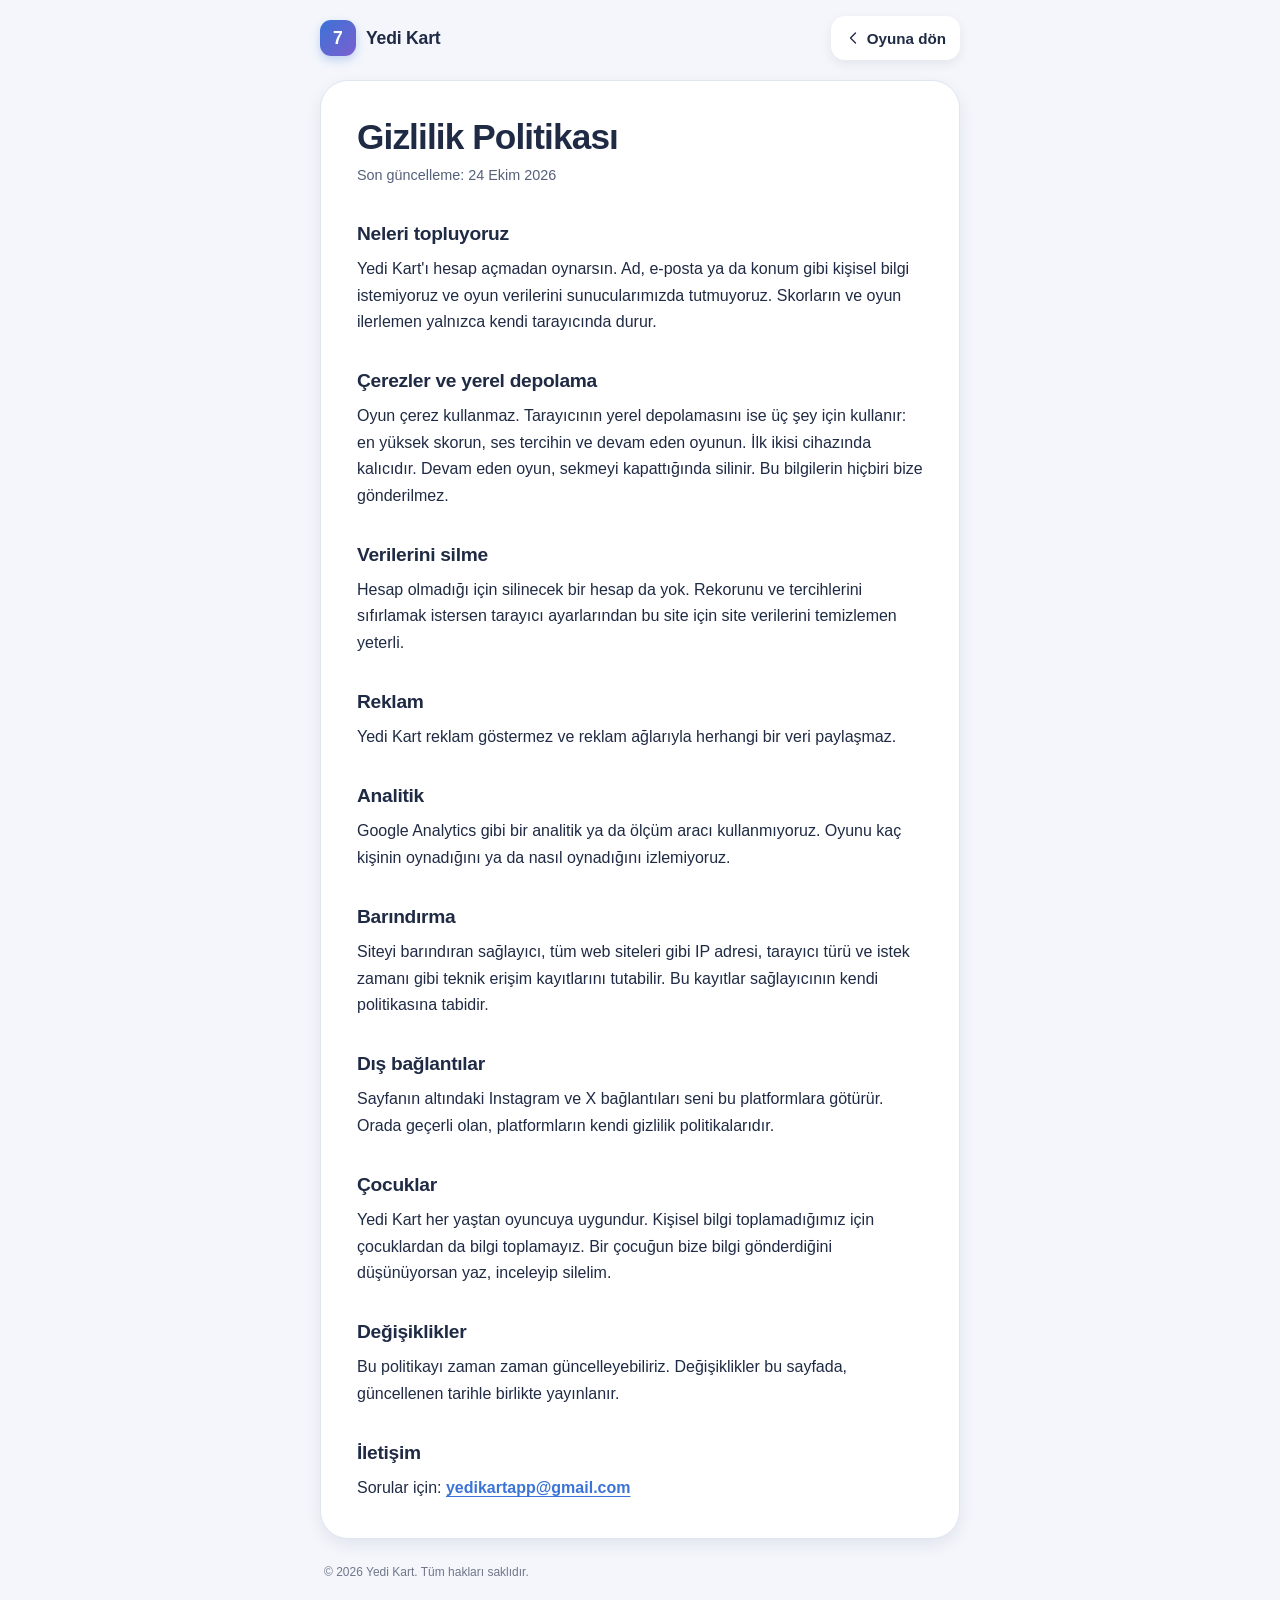
<file: gizlilik.html>
<!DOCTYPE html>
<html lang="tr">
<head>
  <meta charset="UTF-8">
  <meta name="viewport" content="width=device-width, initial-scale=1, viewport-fit=cover">
  <meta name="theme-color" content="#fbf8f2">
  <meta name="description" content="Yedi Kart gizlilik politikası: hesap yok, reklam yok, analitik yok.">
  <title>Gizlilik Politikası · Yedi Kart</title>

  <link rel="icon" href="assets/favicon.svg" type="image/svg+xml">

  <link rel="stylesheet" href="css/base.css">
  <link rel="stylesheet" href="css/components.css">
  <link rel="stylesheet" href="css/content.css">
  <link rel="stylesheet" href="css/motion.css">

</head>
<body>
  <div class="page">

    <header class="page-top">
      <a class="brand-link" href="index.html" aria-label="Yedi Kart ana sayfa">
        <span class="brand-mark" aria-hidden="true">7</span>
        <span class="brand-name">Yedi Kart</span>
      </a>
      <a class="back-link" href="index.html">
        <svg xmlns="http://www.w3.org/2000/svg" fill="none" viewBox="0 0 24 24" stroke-width="2" stroke="currentColor" aria-hidden="true" focusable="false"><path stroke-linecap="round" stroke-linejoin="round" d="M15.75 19.5 8.25 12l7.5-7.5"/></svg>
        Oyuna dön
      </a>
    </header>

    <main class="doc">
      <h1>Gizlilik Politikası</h1>
      <p class="meta">Son güncelleme: 24 Ekim 2026</p>

      <h2>Neleri topluyoruz</h2>
      <p>Yedi Kart'ı hesap açmadan oynarsın. Ad, e-posta ya da konum gibi kişisel bilgi istemiyoruz ve oyun verilerini sunucularımızda tutmuyoruz. Skorların ve oyun ilerlemen yalnızca kendi tarayıcında durur.</p>

      <h2>Çerezler ve yerel depolama</h2>
      <p>Oyun çerez kullanmaz. Tarayıcının yerel depolamasını ise üç şey için kullanır: en yüksek skorun, ses tercihin ve devam eden oyunun. İlk ikisi cihazında kalıcıdır. Devam eden oyun, sekmeyi kapattığında silinir. Bu bilgilerin hiçbiri bize gönderilmez.</p>

      <h2>Verilerini silme</h2>
      <p>Hesap olmadığı için silinecek bir hesap da yok. Rekorunu ve tercihlerini sıfırlamak istersen tarayıcı ayarlarından bu site için site verilerini temizlemen yeterli.</p>

      <h2>Reklam</h2>
      <p>Yedi Kart reklam göstermez ve reklam ağlarıyla herhangi bir veri paylaşmaz.</p>

      <h2>Analitik</h2>
      <p>Google Analytics gibi bir analitik ya da ölçüm aracı kullanmıyoruz. Oyunu kaç kişinin oynadığını ya da nasıl oynadığını izlemiyoruz.</p>

      <h2>Barındırma</h2>
      <p>Siteyi barındıran sağlayıcı, tüm web siteleri gibi IP adresi, tarayıcı türü ve istek zamanı gibi teknik erişim kayıtlarını tutabilir. Bu kayıtlar sağlayıcının kendi politikasına tabidir.</p>

      <h2>Dış bağlantılar</h2>
      <p>Sayfanın altındaki Instagram ve X bağlantıları seni bu platformlara götürür. Orada geçerli olan, platformların kendi gizlilik politikalarıdır.</p>

      <h2>Çocuklar</h2>
      <p>Yedi Kart her yaştan oyuncuya uygundur. Kişisel bilgi toplamadığımız için çocuklardan da bilgi toplamayız. Bir çocuğun bize bilgi gönderdiğini düşünüyorsan yaz, inceleyip silelim.</p>

      <h2>Değişiklikler</h2>
      <p>Bu politikayı zaman zaman güncelleyebiliriz. Değişiklikler bu sayfada, güncellenen tarihle birlikte yayınlanır.</p>

      <h2>İletişim</h2>
      <p>Sorular için: <a href="mailto:yedikartapp@gmail.com">yedikartapp@gmail.com</a></p>
    </main>

    <footer class="page-foot">
      © 2026 Yedi Kart. Tüm hakları saklıdır.
    </footer>

  </div>
</body>
</html>
</file>
<file: css/base.css>
/* base.css — tasarım değişkenleri, reset, body, .app, tipografi, ekran iskeleti
   Renk ve font kararları yalnızca burada verilir; diğer dosyalar bu değişkenleri kullanır. */

:root {
  /* ---------- Yazı tipi ---------- */
  --font-sans: "Inter", "Inter Fallback", "Helvetica Neue", Helvetica, Arial, system-ui, sans-serif;

  /* ---------- Zemin ve metin ---------- */
  --bg: #f4f6fb;            /* ana zemin */
  --surface: #ffffff;
  --ink: #1f2a44;
  --muted: #55607a;         /* küçük gri yazılar; #F4F6FB zeminde ~5,8:1, beyazda ~6,3:1 (WCAG AA) */
  --line: #dfe5f1;          /* ince çerçeveler (zeminle aynı soğuk mavi ailesi) */
  --line-strong: #cdd6ea;

  /* ---------- Vurgu renkleri: ana / açık uç (gradyan sonu) ---------- */
  --blue: #b2d1f7;
  --blue-strong: #3b73d6;
  --blue-lite: #86b0ef;
  --mint: #c2ead9;
  --mint-strong: #258f69;
  --mint-lite: #7fd1b0;
  --lilac: #dcd4f8;
  --lilac-strong: #7b5fd0;
  --lilac-lite: #b3a1ec;
  --neg: #d9534f;
  --neg-lite: #ef8a86;

  /* ---------- Açık tonlar (panel, rozet, kart zemini) ---------- */
  --tint-blue: #e4ecfb;
  --tint-mint: #e1f4ec;
  --tint-lilac: #ece8fc;
  --tint-neg: #fdf0ef;

  /* ---------- Açık tonların üstündeki koyu yazı renkleri ---------- */
  --blue-ink: #274f9e;
  --mint-ink: #14583f;
  --lilac-ink: #3d2c85;
  --neg-ink: #b4332f;

  --shadow: 0 6px 16px rgba(35, 52, 99, 0.09);
  --radius: 18px;
  --flip: 380ms;            /* kart çevirme süresi */
  --phi: 1.618;

  /* ---------- Hareket ölçüleri (intro.css, howto.css ve hover efektleri birlikte kullanır) ---------- */
  --ease-out: cubic-bezier(0.22, 1, 0.36, 1);     /* easeOutQuint: hızlı başlar, yumuşak oturur */
  --enter-ease: var(--ease-out);
  --enter-dur: 640ms;
  --enter-y: 14px;
  --enter-base: 60ms;
  --enter-step: 60ms;
  --enter-wave: 1.4;
  --enter-dur-slow: 820ms;
}

* { box-sizing: border-box; -webkit-tap-highlight-color: transparent; }
button { touch-action: manipulation; font: inherit; color: inherit; }

html, body {
  margin: 0;
  background: var(--bg);
  color: var(--ink);
  font-family: var(--font-sans);
  font-optical-sizing: auto;
  font-synthesis: none;
  -webkit-font-smoothing: antialiased;
  -webkit-text-size-adjust: 100%;
}

body {
  min-height: 100vh;
  min-height: 100dvh;
  padding: max(16px, env(safe-area-inset-top)) max(16px, env(safe-area-inset-right))
           max(20px, env(safe-area-inset-bottom)) max(16px, env(safe-area-inset-left));
  transition: background 0.45s ease;
}
body.dark {
  background: radial-gradient(ellipse at 50% 18%, #4a1018 0%, #1a0b12 55%, #0d060a 100%);
  color: #fff;
}

.app { width: 100%; max-width: 420px; margin: 0 auto; }

/* JavaScript kapalıyken görünen mesaj (index.html'deki <noscript>) */
.noscript {
  max-width: 420px; margin: 18vh auto 0; padding: 26px 22px; text-align: center;
  background: var(--surface); border-radius: 22px; box-shadow: var(--shadow);
}
.noscript h1 { margin: 0 0 10px; font-size: 1.8rem; letter-spacing: -0.5px; }
.noscript p { margin: 0; font-size: 1.05rem; line-height: 1.5; }

/* Ekran iskeleti */
.screen { display: none; flex-direction: column; gap: 16px; }
.screen.active { display: flex; }

/* Tipografi */
.title { margin: 0; font-size: 2rem; text-align: center; letter-spacing: -0.5px; }
.title.small { font-size: 1.3rem; text-align: left; }
.muted { margin: 0; text-align: center; color: var(--muted); }
.label { font-size: 0.75rem; font-weight: 700; letter-spacing: 1px; color: var(--muted); text-transform: uppercase; }

/* Ortak giriş keyframe'i: intro.css ve howto.css kullanır */
@keyframes enter {
  from { opacity: 0; translate: 0 var(--enter-y); }
}
</file>
<file: css/components.css>
/* components.css — ekranlar arasında paylaşılan parçalar:
   .btn, .row, .brand-mark, .icon-btn, .pill, .score-card, .best, .confirm (dialog) */

/* ---------- Butonlar ---------- */
.btn {
  min-height: 52px; padding: 0 20px; border: 0; border-radius: 16px;
  font: inherit; font-size: 1.05rem; font-weight: 700; cursor: pointer;
  transition: transform 0.08s, filter 0.15s, background 0.2s, opacity 0.2s;
}
.btn:active:not(:disabled) { transform: scale(0.97); }
.btn:disabled { cursor: default; opacity: 0.5; }
.btn:focus-visible { outline: 3px solid var(--blue-strong); outline-offset: 3px; }
.btn.primary { background: var(--blue-strong); color: #fff; }
.btn.primary.big {
  min-height: 62px; font-size: 1.25rem; border-radius: 20px;
  background: linear-gradient(135deg, var(--blue-strong), var(--lilac-strong));
  box-shadow: 0 10px 22px rgba(59, 115, 214, 0.34);
}
.btn.secondary { background: var(--mint); color: var(--mint-ink); }
.btn.ghost { background: transparent; color: var(--ink); border: 2px solid var(--line); }
.btn.light {
  padding: 0 16px; font-size: 1rem; border-radius: 18px;
  background: var(--surface); color: var(--ink);
  box-shadow: 0 4px 12px rgba(31, 42, 68, 0.08);
}
@media (hover: hover) { .btn.light:hover { filter: brightness(0.97); } }
.btn.danger-btn { background: #ff5a52; color: #fff; box-shadow: 0 10px 22px rgba(255, 70, 60, 0.35); }
.btn.ghost-dark { background: transparent; color: #fff; border: 2px solid rgba(255, 255, 255, 0.3); }

.row { display: grid; grid-template-columns: 1fr 1fr; gap: 10px; }
.row .btn { width: 100%; }

/* ---------- Marka (ana menü ve içerik sayfaları ortak kullanır) ---------- */
.brand-mark {
  width: 36px; height: 36px; display: grid; place-items: center; border-radius: 11px;
  background: linear-gradient(135deg, var(--blue-strong), var(--lilac-strong));
  color: #fff; font-size: 1.1rem; font-weight: 800;
  box-shadow: 0 4px 10px rgba(59, 115, 214, 0.28);
}
.brand-name { font-size: 1.1rem; font-weight: 800; letter-spacing: -0.2px; }

/* ---------- İkon düğmesi ----------
   Menü, paylaşım, ayarlar gibi küçük düğmeler için. */
.icon-btn {
  --dim: rgb(31 42 68 / 0.55);
  position: relative; z-index: 1;
  width: 32px; height: 32px; margin: 0 -6px; padding: 0;
  display: grid; place-items: center;
  background: none; border: 0; cursor: pointer;
  color: var(--dim); transition: color 0.2s;
}
@media (hover: hover) { .icon-btn:hover { color: var(--ink); } }
.icon-btn:active { color: var(--ink); }
.icon-btn:focus-visible { outline: 3px solid var(--blue-strong); outline-offset: 2px; border-radius: 8px; }
.icon-btn svg { width: 20px; height: 20px; display: block; }

/* ---------- Tur rozeti ---------- */
.pill {
  padding: 8px 14px; border-radius: 999px; background: var(--lilac);
  color: var(--lilac-ink); font-weight: 800; font-size: 0.95rem;
  font-variant-numeric: tabular-nums;
}
.pill.bump { animation: bump 0.3s ease; }

/* ---------- Skor kartı ---------- */
.score-card {
  display: flex; flex-direction: column; align-items: center; justify-content: center; gap: 4px;
  padding: 12px 10px; background: var(--surface); border-radius: var(--radius);
  box-shadow: var(--shadow);
}
.score-card.big { padding: 22px 14px; }
.score { font-size: 2.9rem; font-weight: 800; line-height: 1; font-variant-numeric: tabular-nums; }
.score.neg { color: var(--neg); }
.score.bump { animation: bump 0.3s ease; }
.score-card.big .score { font-size: 4.2rem; }

.score-breakdown {
  margin-top: 4px; font-size: 0.92rem; font-weight: 700; color: var(--muted);
  font-variant-numeric: tabular-nums;
}
.score-breakdown:empty { display: none; }

@keyframes bump { 0% { transform: scale(1); } 40% { transform: scale(1.15); } 100% { transform: scale(1); } }

/* ---------- Rekor rozeti (menü, sonuç, game over) ---------- */
.best {
  margin: 0; align-self: center; padding: 8px 16px; border-radius: 999px;
  background: var(--mint); color: var(--mint-ink); font-weight: 800; font-size: 0.95rem;
}
.best:empty { display: none; }
.best.dark { background: rgba(255, 255, 255, 0.12); color: #ffd7d4; }

/* ---------- Onay kutusu (<dialog class="confirm">) ---------- */
.confirm {
  width: calc(100% - 40px); max-width: 340px; padding: 22px 20px;
  border: 0; border-radius: 22px;
  background: var(--surface); color: var(--ink);
  box-shadow: 0 16px 36px rgba(31, 42, 68, 0.22);
}
.confirm[open] { animation: modal-pop 0.24s cubic-bezier(0.2, 1.3, 0.4, 1); }
.confirm::backdrop {
  background: rgba(31, 42, 68, 0.45);
  backdrop-filter: blur(4px); -webkit-backdrop-filter: blur(4px);
}
.confirm[open]::backdrop { animation: fade-in 0.2s ease; }
.confirm form { margin: 0; display: flex; flex-direction: column; gap: 16px; }
.confirm p {
  margin: 0; text-align: center; font-size: 1.1rem; font-weight: 700; line-height: 1.4;
}

@keyframes fade-in { from { opacity: 0; } to { opacity: 1; } }
@keyframes modal-pop { from { transform: scale(0.9); opacity: 0; } to { transform: scale(1); opacity: 1; } }
</file>
<file: css/content.css>
/* content.css — içerik sayfaları (gizlilik.html gibi)
   base.css ve components.css'ten sonra yüklenir. Oyun ekranlarına dokunmaz. */

.page {
  max-width: 640px; margin: 0 auto;
  display: flex; flex-direction: column; gap: 20px;
}

/* Üst çubuk: marka (.brand-mark/.brand-name components.css'te) + geri dön */
.page-top { display: flex; align-items: center; justify-content: space-between; gap: 12px; }
.page-top .brand-link { display: flex; align-items: center; gap: 10px; color: inherit; text-decoration: none; }
.back-link {
  display: inline-flex; align-items: center; gap: 6px; min-height: 44px; padding: 0 14px;
  border-radius: 14px; background: var(--surface); color: var(--ink);
  font-size: 0.95rem; font-weight: 700; text-decoration: none;
  box-shadow: 0 4px 12px rgba(31, 42, 68, 0.08);
}
.back-link svg { width: 16px; height: 16px; }
@media (hover: hover) { .back-link:hover { filter: brightness(0.97); } }
.back-link:focus-visible, .brand-link:focus-visible, .doc a:focus-visible {
  outline: 3px solid var(--blue-strong); outline-offset: 2px; border-radius: 8px;
}

/* Belge kartı */
.doc {
  padding: clamp(22px, 5vw, 36px); border-radius: 28px;
  background: var(--surface); border: 1px solid var(--line); box-shadow: var(--shadow);
}
.doc h1 {
  margin: 0; font-size: clamp(1.7rem, 6vw, 2.2rem); font-weight: 800;
  line-height: 1.12; letter-spacing: -0.025em; text-wrap: balance;
}
.doc .meta { margin: 8px 0 0; color: var(--muted); font-size: 0.9rem; }
.doc .lead { margin: 18px 0 0; font-size: 1.05rem; line-height: 1.6; }

.doc h2 {
  margin: 34px 0 0; font-size: 1.2rem; font-weight: 800;
  line-height: 1.25; letter-spacing: -0.015em;
}
.doc p, .doc li { font-size: 1rem; line-height: 1.65; }
.doc p { margin: 10px 0 0; color: var(--ink); }
.doc ul { margin: 10px 0 0; padding-left: 1.2em; }
.doc li { margin-top: 6px; }
.doc li::marker { color: var(--blue-strong); }
.doc a { color: var(--blue-strong); font-weight: 700; text-underline-offset: 3px; }
.doc strong { font-weight: 800; }

/* Özet kutusu */
.callout {
  margin-top: 22px; padding: 18px 20px; border-radius: 20px;
  background: var(--tint-mint); color: var(--mint-ink);
}
.callout h2 { margin: 0 0 8px; font-size: 1rem; color: var(--mint-ink); }
.callout ul { list-style: none; margin: 0; padding: 0; }
.callout li { position: relative; margin: 6px 0 0; padding-left: 26px; font-weight: 600; }
.callout li::before {
  content: "✓"; position: absolute; left: 0; top: 0;
  font-weight: 900; color: var(--mint-strong);
}

/* Saklanan veriler: kart listesi */
.data-list { margin: 14px 0 0; padding: 0; list-style: none; display: grid; gap: 10px; }
.data-list li {
  margin: 0; padding: 14px 16px; border-radius: 16px; background: var(--bg);
  border: 1px solid var(--line);
}
.data-list .data-name { display: block; font-weight: 800; }
.data-list .data-desc { display: block; margin-top: 2px; color: var(--muted); font-size: 0.93rem; line-height: 1.5; }
.data-list .tag {
  display: inline-block; margin-top: 8px; padding: 3px 10px; border-radius: 999px;
  background: var(--lilac); color: var(--lilac-ink); font-size: 0.75rem; font-weight: 800; letter-spacing: 0.02em;
}

.page-foot { padding: 4px 4px 8px; color: rgb(31 42 68 / 0.62); font-size: 12px; line-height: 1.5; }
.page-foot a { color: inherit; }
</file>
<file: css/motion.css>
/* motion.css — prefers-reduced-motion
   HER ZAMAN EN SON yüklenir: eşit özgüllükteki animasyon kurallarını ezebilmesi buna bağlı.
   Işık ve hareket hassasiyeti: flaş, sarsıntı ve çevirme/ölçekleme hareketleri kapanır.
   Geri bildirim (renkler, metin, ses) olduğu gibi kalır. */

@media (prefers-reduced-motion: reduce) {

  /* Giriş animasyonu: kayma ve sıralama yok, kısa ve yumuşak bir belirme */
  :root {
    --enter-y: 0px; --enter-dur: 300ms; --enter-dur-slow: 300ms;
    --enter-base: 0ms; --enter-step: 0ms; --enter-wave: 0;
  }

  /* Işık: kırmızı flaş hiç gösterilmez */
  .flash, .flash.on { display: none; animation: none; }

  /* Sarsıntı */
  .screen.shake { animation: none; }

  /* Kart çevirme: 3B dönüş yok, kart anında açılır/kapanır; yeniden karıştırma dalgası yok */
  .card { transition: opacity 0.15s ease; }
  .card-inner { transition: none; }
  .card.closing { animation: none; transition-delay: 0s; }
  .card.closing .card-inner { transition-delay: 0s; }
  .card:not(.revealed):not(.peek):not(.closing):active .card-inner,
  .card:not(.revealed):not(.peek):not(.closing):not(.picked):hover .card-inner,
  .card:not(.revealed):not(.peek):not(.closing):not(.picked):hover:active .card-inner {
    transform: none;
  }
  .card:not(.revealed):not(.peek):not(.closing) .card-inner { transition: none; }

  /* Skor, tur ve düğme vurguları */
  .pill.bump, .score.bump { animation: none; }
  .btn, .icon-btn, .ft-links a { transition: none; }
  .btn:active:not(:disabled), .icon-btn:active { transform: none; }
  body { transition: none; }
  .fcard { animation: none; }

  /* Ana sayfa hover: yükselme, ışık süpürmesi, kart yelpazesi ve çizgi animasyonu kapanır;
     renk ve gölge geri bildirimi kalır */
  .menu .btn { transition: none; }
  .menu .btn:hover { translate: none; }
  .menu .btn.primary::before { display: none; }
  .fcard { transition: none; }
  .hero-zone--top:hover :is(.fcard.c1, .fcard.c2, .fcard.c3) { rotate: none; scale: none; }
  .menu .icon-btn::before { transition: none; scale: 1; }
  .ft-links a::after { transition: none; }
  .card:not(.revealed):not(.peek):not(.closing):not(.picked):hover {
    translate: none;
    scale: none;
  }
  .card:not(.revealed):not(.peek):not(.closing):not(.picked):hover .face {
    box-shadow: var(--shadow);
  }
  .card:not(.revealed):not(.peek):not(.closing):not(.picked):hover .face.back {
    filter: none;
  }
  .card.picked .face.front {
    animation: none;
  }
  .card.picked .face.front::after {
    display: none;
    animation: none;
  }
  #screen-game > .row .btn {
    transition: none;
  }
  #screen-game > .row .btn:hover {
    translate: none;
    filter: none;
    box-shadow: none;
  }

  /* Combo: zıplamak yerine yalnızca belirir ve söner */
  .combo-banner { transform: none; }
  .combo-banner.show { animation: combo-fade 1.35s ease-out both; }
  @keyframes combo-fade {
    0% { opacity: 0; }
    15%, 70% { opacity: 1; }
    100% { opacity: 0; }
  }

  /* Game over: büyüme/kayma yok, öğeler yumuşakça belirir; yanıp sönen parıltılar sabit */
  .gameover > *, .go-zero { animation: fade-in 0.3s ease both; }
  .go-zero::after { animation: none; }
  /* Kombo/sıfır halkaları ve kart havalanması kapanır; kalıcı renk vurgusu (kenarlık, parıltı) kalır */
  .card::before, .card::after { display: none; }
  .card.picked .card-inner, .card.doom .card-inner { animation: none; }
  .card.peek, .card.peek .card-inner { transition-delay: 0s; }
  .combo-banner { rotate: none; }
  #screen-result > *, #screen-result > .score-card, #screen-result > .row .btn,
  .gameover .go-lost, .gameover .go-actions .btn, .picked-item:not(.ghost) {
    transition: none;
  }
  #screen-result > *, #screen-result > .score-card { animation: fade-in 0.3s ease both; }
  .picked-item:not(.ghost):hover, #screen-result > .score-card:hover,
  .gameover .go-lost:hover { translate: none; }

  /* Diyaloglar */
  .confirm[open], .confirm[open]::backdrop { animation: none; }
  .howto[open] :is(.hw-stat, .hw-step) { animation: none; }
}
</file>
